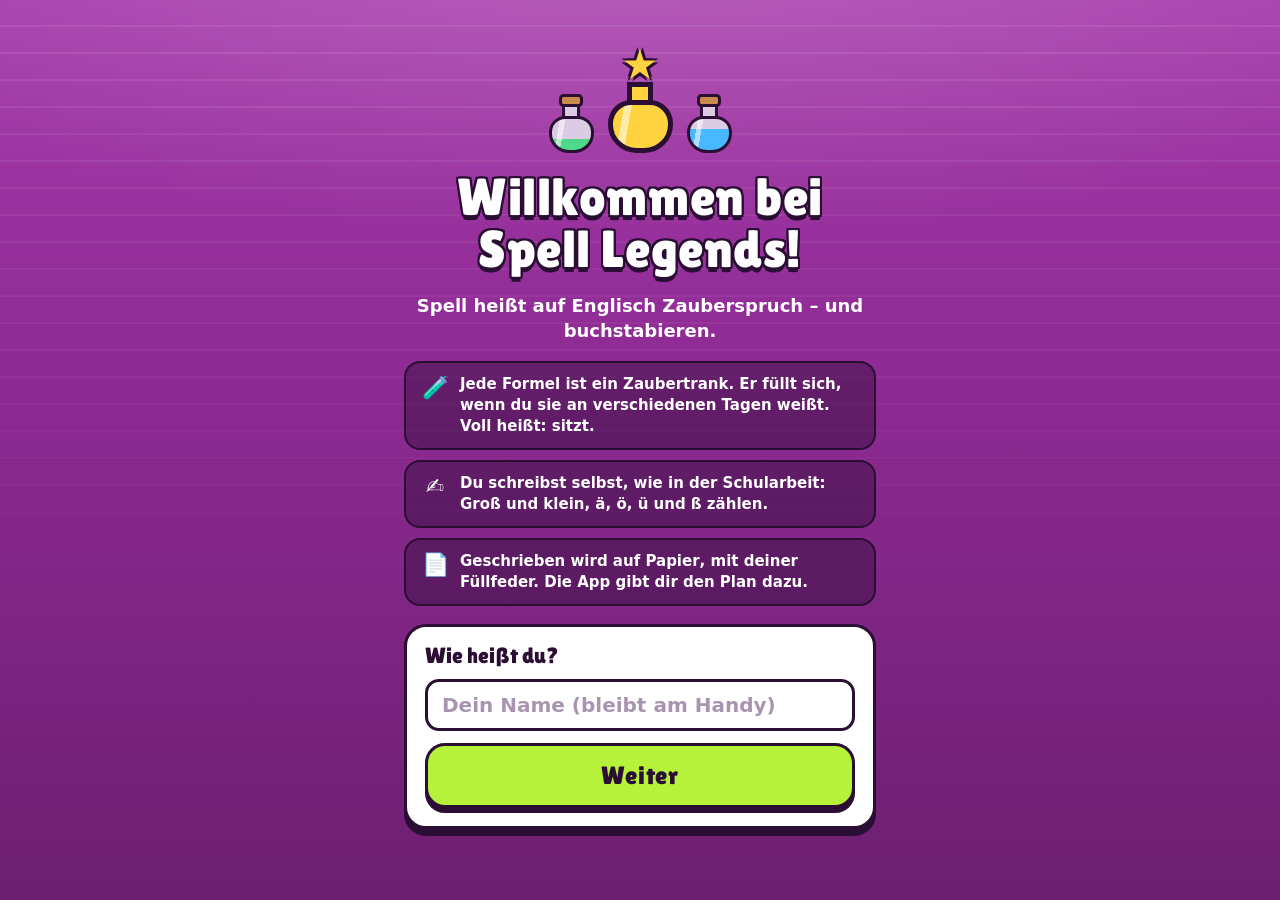
<file: index.html>
<!doctype html>
<html lang="de">
<head>
  <meta charset="utf-8">
  <meta name="viewport" content="width=device-width, initial-scale=1, viewport-fit=cover">
  <!-- Name und Farbe: mit APP_NAME (app.js), --field (styles.css), manifest.webmanifest und icons/icon-source.html ändern -->
  <meta name="theme-color" content="#8E2A93">
  <meta name="apple-mobile-web-app-capable" content="yes">
  <meta name="mobile-web-app-capable" content="yes">
  <meta name="apple-mobile-web-app-status-bar-style" content="black-translucent">
  <meta name="apple-mobile-web-app-title" content="Spell Legends">
  <meta name="format-detection" content="telephone=no, email=no, address=no, date=no">
  <meta name="description" content="Deutsch üben für die Schularbeit: Zaubertränke füllen bis über die Ziellinie, offline am iPhone.">
  <title>Spell Legends</title>
  <link rel="manifest" href="manifest.webmanifest">
  <link rel="apple-touch-icon" href="icons/apple-touch-icon.png">
  <link rel="icon" type="image/png" sizes="192x192" href="icons/icon-192.png">
  <link rel="preconnect" href="https://fonts.googleapis.com">
  <link rel="preconnect" href="https://fonts.gstatic.com" crossorigin>
  <link rel="stylesheet" href="https://fonts.googleapis.com/css2?family=Lilita+One&display=swap">
  <link rel="stylesheet" href="styles.css">
</head>
<body>
  <main id="app"></main>
  <div id="toast" role="status" aria-live="polite"></div>
  <canvas id="fx" aria-hidden="true"></canvas>
  <script src="stoff.js"></script>
  <script src="legends-status.js"></script>
  <script src="legends-sync.js"></script>
  <script src="app.js"></script>
</body>
</html>
</file>
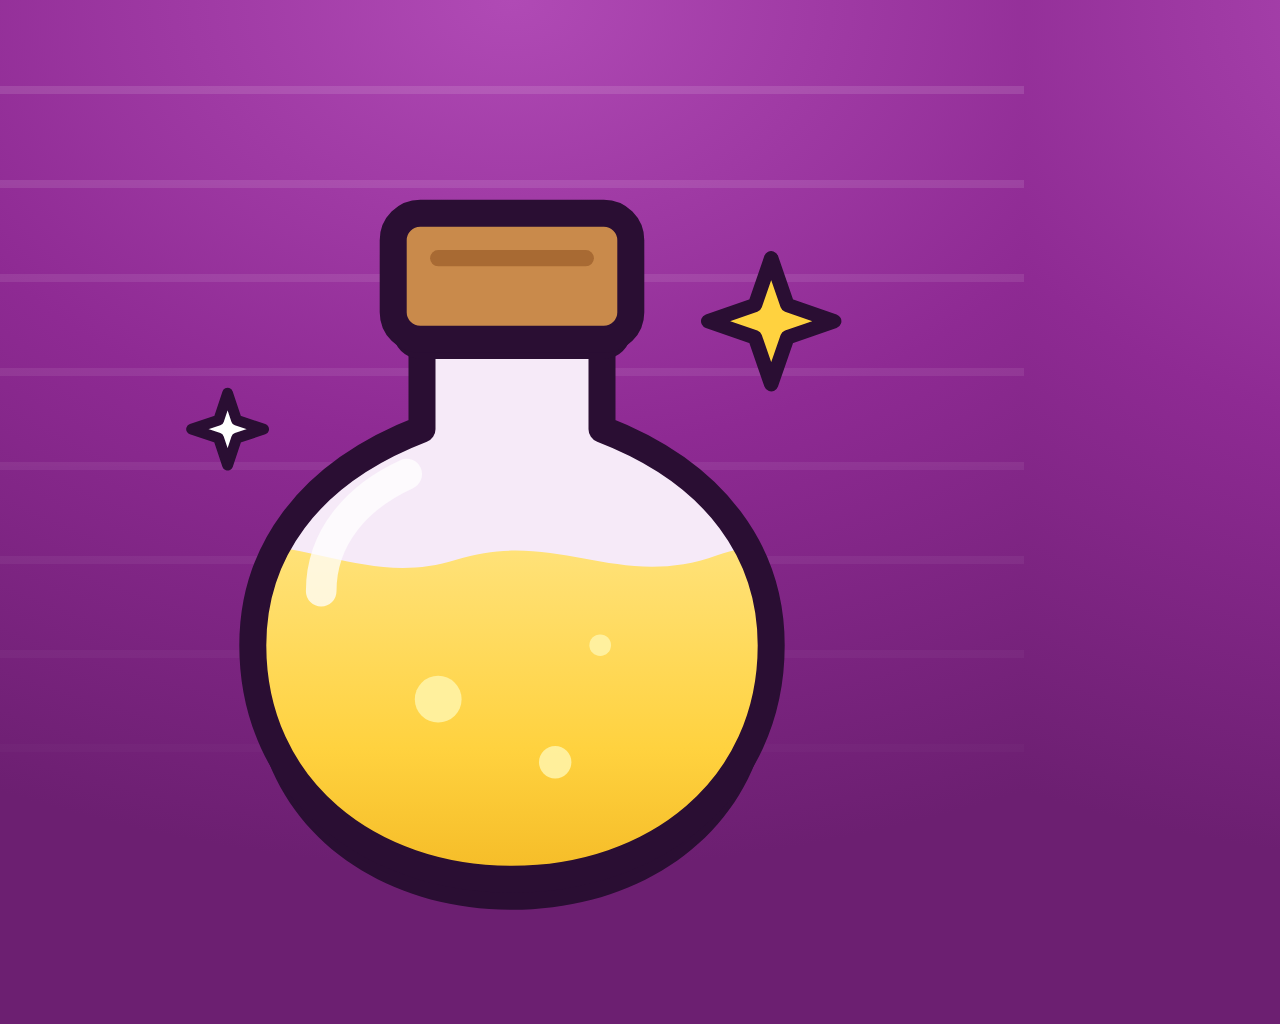
<file: icons/icon-source.html>
<!doctype html>
<!-- Quelle für das App-Icon von Spell Legends: Trankfläschchen mit Korken und goldenem Inhalt, Tintenkontur,
     auf Zaubertrank-Violett mit Heftlinien (erlebnis.md 2). Rendern: siehe README („Icons neu erzeugen“).
     ?s=0.6 für die maskable-Variante (Inhalt kleiner, damit Android ihn rund beschneiden darf). -->
<html>
<head>
<meta charset="utf-8">
<style>
  html, body { margin: 0; width: 1024px; height: 1024px; overflow: hidden; }
  body {
    position: relative;
    background: radial-gradient(120% 85% at 50% 0%, #B04AB5 0%, #8E2A93 52%, #6C1F71 100%);
  }
  /* Heftlinien, nach unten ausgeblendet */
  body::after {
    content: '';
    position: absolute;
    inset: 0;
    background: repeating-linear-gradient(180deg, transparent 0 86px, rgba(255, 255, 255, .13) 86px 94px);
    -webkit-mask-image: linear-gradient(#000 0%, rgba(0, 0, 0, .45) 50%, transparent 85%);
  }
  svg { position: absolute; left: 50%; top: 50%; width: 1024px; height: 1024px; margin: -512px 0 0 -512px;
        transform: scale(var(--s, .9)); z-index: 1; }
</style>
</head>
<body>
  <svg viewBox="0 0 1024 1024" xmlns="http://www.w3.org/2000/svg">
    <defs>
      <clipPath id="bauch"><path d="M412 300 L612 300 L612 420 C742 470 800 560 800 660 C800 820 670 920 512 920 C354 920 224 820 224 660 C224 560 282 470 412 420 Z"/></clipPath>
      <linearGradient id="gold" x1="0" y1="0" x2="0" y2="1">
        <stop offset="0" stop-color="#FFE27A"/><stop offset=".55" stop-color="#FFD23F"/><stop offset="1" stop-color="#F2B520"/>
      </linearGradient>
    </defs>
    <!-- Schatten unter dem Fläschchen (Familien-Look: harter Tintenschatten) -->
    <path transform="translate(0 34)" d="M412 300 L612 300 L612 420 C742 470 800 560 800 660 C800 820 670 920 512 920 C354 920 224 820 224 660 C224 560 282 470 412 420 Z" fill="#2A0E33"/>
    <!-- Glas -->
    <path d="M412 300 L612 300 L612 420 C742 470 800 560 800 660 C800 820 670 920 512 920 C354 920 224 820 224 660 C224 560 282 470 412 420 Z" fill="#F6EAF8"/>
    <!-- Goldener Trank mit Welle -->
    <g clip-path="url(#bauch)">
      <path d="M150 560 C260 520 340 600 450 565 C560 530 630 600 740 560 C800 540 850 548 880 556 L880 960 L150 960 Z" fill="url(#gold)"/>
      <circle cx="430" cy="720" r="26" fill="#FFF3A6" opacity=".9"/>
      <circle cx="560" cy="790" r="18" fill="#FFF3A6" opacity=".9"/>
      <circle cx="610" cy="660" r="12" fill="#FFF3A6" opacity=".9"/>
      <!-- Glanz auf dem Glas -->
      <path d="M300 600 C300 540 340 495 395 470" stroke="#fff" stroke-width="34" stroke-linecap="round" fill="none" opacity=".75"/>
    </g>
    <!-- Tintenkontur -->
    <path d="M412 300 L612 300 L612 420 C742 470 800 560 800 660 C800 820 670 920 512 920 C354 920 224 820 224 660 C224 560 282 470 412 420 Z" fill="none" stroke="#2A0E33" stroke-width="30" stroke-linejoin="round"/>
    <!-- Korken -->
    <rect x="380" y="180" width="264" height="140" rx="30" fill="#2A0E33" transform="translate(0 22)"/>
    <rect x="380" y="180" width="264" height="140" rx="30" fill="#C98A4B" stroke="#2A0E33" stroke-width="30"/>
    <path d="M430 230 L594 230" stroke="#A86A33" stroke-width="18" stroke-linecap="round"/>
    <!-- Funkeln -->
    <path d="M800 230 L818 282 L870 300 L818 318 L800 370 L782 318 L730 300 L782 282 Z" fill="#FFD23F" stroke="#2A0E33" stroke-width="16" stroke-linejoin="round"/>
    <path d="M196 380 L206 410 L236 420 L206 430 L196 460 L186 430 L156 420 L186 410 Z" fill="#fff" stroke="#2A0E33" stroke-width="12" stroke-linejoin="round"/>
  </svg>
  <script>
    const s = new URLSearchParams(location.search).get('s');
    if (s) document.querySelector('svg').style.setProperty('--s', s);
  </script>
</body>
</html>
</file>
<file: styles.css>
/* Spell Legends – Sammel-Look der Legends-Familie: dicke Tinten-Konturen, Lilita One, Stufenfarben (erlebnis.md 2).
   Feld: Zaubertrank-Violett, Hintergrund Heftlinien. Lernstoff (Wörter, Sätze, Antworten) steht nie in einem Element mit
   Großbuchstaben (text-transform): Groß/klein ist hier Lernstoff. */
:root {
  /* Feldfarbe – beim Ändern auch theme-color in index.html, manifest.webmanifest und icons/icon-source.html */
  --field: #8E2A93;
  --field-hi: #A63AAB;
  --field-lo: #6C1F71;
  --ink: #2A0E33;
  --mist: #F6EAF8;
  --muted: #6B4F74;
  --lime: #B6F23A;
  --sun: #FFCC2E;
  --coral: #FF5168;
  --orange: #FF9A2B;   /* Notfallplan – nie Rot */
  --back: repeating-linear-gradient(45deg, #A245A7 0 6px, #8A2F90 6px 12px);

  /* Füllstand der Tränke: leer, ⅓, ⅔, voll (Gold heißt „sitzt“), glüht */
  --t0: #DCCBE4;
  --t1: #4ED98A;
  --t2: #49B9FF;
  --t3: #FFD23F;
  --holo: linear-gradient(115deg, #FFD23F 0%, #FFF3A6 20%, #FF93DC 42%, #86ECFF 64%, #FFD23F 86%, #FFF3A6 100%);

  --display: 'Lilita One', ui-rounded, 'Arial Rounded MT Bold', system-ui, sans-serif;
  --body: ui-rounded, 'SF Pro Rounded', system-ui, -apple-system, 'Segoe UI', Roboto, sans-serif;
  --mono: ui-monospace, 'SF Mono', Menlo, monospace;

  --st: env(safe-area-inset-top, 0px);
  --sb: env(safe-area-inset-bottom, 0px);
  --r: 22px;
}

*, *::before, *::after { box-sizing: border-box; }
[hidden] { display: none !important; }
.unsichtbar { visibility: hidden; }   /* ausgeblendet, behält aber seinen Platz (nichts springt) */
html { height: 100%; -webkit-text-size-adjust: 100%; background: var(--field); }
body {
  margin: 0;
  min-height: 100%;
  background: var(--field);
  color: #fff;
  font: 600 16px/1.4 var(--body);
  -webkit-tap-highlight-color: transparent;
  overscroll-behavior-y: none;
}
/* Spielfeld: Licht von oben, dazu Heftlinien, die nach unten ausblenden */
body::before {
  content: '';
  position: fixed;
  inset: 0;
  pointer-events: none;
  background:
    radial-gradient(130% 55% at 50% -8%, rgba(255, 255, 255, .20), transparent 62%),
    linear-gradient(180deg, var(--field-hi) 0%, var(--field) 42%, var(--field-lo) 100%);
}
body::after {
  content: '';
  position: fixed;
  inset: 0;
  pointer-events: none;
  background: repeating-linear-gradient(180deg, transparent 0 25px, rgba(255, 255, 255, .09) 25px 27px);
  -webkit-mask-image: linear-gradient(180deg, #000 0%, rgba(0, 0, 0, .45) 40%, transparent 72%);
  mask-image: linear-gradient(180deg, #000 0%, rgba(0, 0, 0, .45) 40%, transparent 72%);
}
body.in-session { overflow: hidden; }
#app { position: relative; z-index: 1; }
button { font: inherit; color: inherit; -webkit-tap-highlight-color: transparent; touch-action: manipulation; }
:focus-visible { outline: 3px solid var(--sun); outline-offset: 3px; }

.screen {
  max-width: 520px;
  min-height: 100dvh;
  margin: 0 auto;
  padding: calc(var(--st) + 14px) 16px calc(var(--sb) + 24px);
  display: flex;
  flex-direction: column;
  gap: 16px;
}

/* ---------- Typo ---------- */
.outline {
  font-family: var(--display);
  font-weight: 400;
  color: #fff;
  letter-spacing: .01em;
  text-shadow:
    2px 2px 0 var(--ink), -2px 2px 0 var(--ink), 2px -2px 0 var(--ink), -2px -2px 0 var(--ink),
    0 2px 0 var(--ink), 0 -2px 0 var(--ink), 2px 0 0 var(--ink), -2px 0 0 var(--ink),
    0 5px 0 var(--ink);
}
.hero { font-size: clamp(36px, 11vw, 52px); line-height: 1; margin: 0; }
.center { text-align: center; }
.eyebrow { font: 800 12px/1.1 var(--body); letter-spacing: .14em; text-transform: uppercase; color: var(--muted); }
.lead { font: 700 18px/1.4 var(--body); margin: 0; }
.fineprint { font: 600 13.5px/1.4 var(--body); color: var(--muted); margin: 0; }
.screen > .fineprint { color: rgba(255, 255, 255, .8); }

/* ---------- Knöpfe ---------- */
.btn {
  appearance: none;
  -webkit-appearance: none;
  border: 3px solid var(--ink);
  border-radius: 18px;
  background: #fff;
  color: var(--ink);
  font: 400 20px/1.05 var(--display);
  letter-spacing: .03em;
  padding: 15px 16px 13px;
  min-height: 52px;
  box-shadow: 0 5px 0 var(--ink);
  cursor: pointer;
  user-select: none;
  -webkit-user-select: none;
  transition: transform .07s ease, box-shadow .07s ease, background-color .15s;
}
.btn:active { transform: translateY(4px); box-shadow: 0 1px 0 var(--ink); }
.btn.go { background: var(--lime); }
.btn.danger { background: var(--coral); }
.btn.big { display: block; width: 100%; font-size: 25px; padding: 17px 16px 15px; border-radius: 20px; }
.btn:disabled { opacity: .5; }
.btn:disabled:active { transform: none; box-shadow: 0 5px 0 var(--ink); }
.two { display: grid; grid-template-columns: 1fr 1fr; gap: 12px; }
.two:has(> :only-child) { grid-template-columns: 1fr; }
.two:empty { display: none; }

.icon-btn {
  flex: 0 0 auto;
  width: 46px;
  height: 46px;
  display: grid;
  place-items: center;
  padding: 0;
  border-radius: 14px;
  border: 3px solid var(--ink);
  background: #fff;
  color: var(--ink);
  font: 400 24px/1 var(--display);
  box-shadow: 0 4px 0 var(--ink);
  cursor: pointer;
}
.icon-btn:active { transform: translateY(3px); box-shadow: 0 1px 0 var(--ink); }

.link {
  appearance: none;
  background: none;
  border: 0;
  padding: 6px 0;
  font: 700 14px/1.3 var(--body);
  text-decoration: underline;
  text-underline-offset: 3px;
  opacity: .85;
  cursor: pointer;
}

/* ---------- Panels ---------- */
.panel {
  background: #fff;
  color: var(--ink);
  border: 3px solid var(--ink);
  border-radius: var(--r);
  box-shadow: 0 7px 0 var(--ink);
  padding: 18px;
}
.panel p { margin: 0; }

/* ---------- Trank: Fläschchen mit Korken. Füllstand in Dritteln, Farbe zeigt dasselbe (auch bei Farbenblindheit).
   Größe über font-size: alle Maße in em. ---------- */
.trank {
  --lvl: 0%;
  --saft: var(--t0);
  position: relative;
  display: inline-block;
  flex: 0 0 auto;
  width: 2.5em;
  height: 3.3em;
  font-size: 10px;
  vertical-align: middle;
}
.trank.f1 { --lvl: 36%; --saft: var(--t1); }
.trank.f2 { --lvl: 68%; --saft: var(--t2); }
.trank.f3 { --lvl: 100%; --saft: var(--t3); }
/* Hals */
.trank::before {
  content: '';
  position: absolute;
  left: 50%;
  top: .55em;
  width: 1em;
  height: .95em;
  margin-left: -.5em;
  background: var(--t0);
  border: .22em solid var(--ink);
  border-bottom: 0;
  z-index: 1;
}
.trank.f3::before { background: var(--saft); }
/* Korken */
.trank::after {
  content: '';
  position: absolute;
  left: 50%;
  top: 0;
  width: 1.3em;
  height: .75em;
  margin-left: -.65em;
  background: #C98A4B;
  border: .2em solid var(--ink);
  border-radius: .25em;
  z-index: 2;
}
.trank.f0::after { background: #fff; }
/* Bauch: Glas mit Saft von unten */
.trank i {
  position: absolute;
  left: 0;
  right: 0;
  bottom: 0;
  height: 2.05em;
  border: .22em solid var(--ink);
  border-radius: .9em .9em 1.1em 1.1em;
  background:
    linear-gradient(100deg, transparent 18%, rgba(255, 255, 255, .55) 18% 30%, transparent 30%),
    linear-gradient(to top, var(--saft) var(--lvl), var(--t0) var(--lvl));
  z-index: 1;
}
.trank.f0 i { background: linear-gradient(100deg, transparent 18%, rgba(255, 255, 255, .7) 18% 30%, transparent 30%), #F4ECF7; }
/* Stern-Korken: im Blitz-Check gewusst */
.trank.stern::after {
  content: '★';
  top: -.55em;
  width: 1.8em;
  height: 1.6em;
  margin-left: -.9em;
  background: none;
  border: 0;
  color: #FFD23F;
  font: 400 1.6em/1 var(--display);
  text-align: center;
  text-shadow: .06em .06em 0 var(--ink), -.06em .06em 0 var(--ink), .06em -.06em 0 var(--ink), -.06em -.06em 0 var(--ink);
}
/* Glüht: Bonus ab Stufe 6 */
.trank.glueht i { background: var(--holo); background-size: 250% 100%; animation: holo 4s linear infinite; box-shadow: 0 0 .8em rgba(255, 210, 63, .9); }
/* Schreib-Trank: Etikett mit Feder */
/* Schreib-Trank: Etikett wie ein beschriebenes Blatt (Zeilen) */
.trank.feder i::after {
  content: '';
  position: absolute;
  left: 50%;
  top: 50%;
  width: 1.2em;
  height: .95em;
  margin: -.45em 0 0 -.6em;
  background: repeating-linear-gradient(180deg, #fff 0 .17em, var(--ink) .17em .25em) padding-box;
  border: .12em solid var(--ink);
  border-radius: .15em;
}
.trank.gross { font-size: 18px; }
.trank.neu i { animation: fuell .9s cubic-bezier(.3, 1.2, .5, 1) both; }
@keyframes fuell { from { background-size: 100% 100%, 100% 0; transform: scale(.9); } to { transform: none; } }
.dphiole { display: inline-flex; gap: 2px; align-items: flex-end; vertical-align: middle; }
.dphiole .trank { font-size: 8.5px; }

/* ---------- Willkommen ---------- */
.welcome { justify-content: center; text-align: center; gap: 18px; }
.logo-traenke { display: flex; justify-content: center; align-items: flex-end; gap: 14px; margin-top: 6px; }
.logo-traenke .trank:nth-child(2) { font-size: 26px; }
.rules { list-style: none; padding: 0; margin: 0; display: grid; gap: 10px; text-align: left; }
.rules li {
  display: grid;
  grid-template-columns: 34px 1fr;
  gap: 8px;
  align-items: start;
  background: rgba(42, 14, 51, .42);
  border: 2.5px solid var(--ink);
  border-radius: 16px;
  padding: 11px 12px;
}
.rules li span { font-size: 22px; line-height: 1.25; text-align: center; }
.rules li p { margin: 0; font: 600 15px/1.4 var(--body); }
.name-form { display: grid; gap: 12px; text-align: left; }
.name-form label { font: 400 22px/1 var(--display); }
.welcome .prose { text-align: left; display: grid; gap: 10px; }
.zdemo { padding: 4px 0; }
.zdemo .zbar { display: block; }

input[type=text], input[type=date] {
  width: 100%;
  min-height: 52px;
  font: 700 20px/1.2 var(--body);
  color: var(--ink);
  background: #fff;
  border: 3px solid var(--ink);
  border-radius: 14px;
  padding: 11px 14px;
  outline: none;
  -webkit-appearance: none;
  appearance: none;
}
input[type=text]:focus, input[type=date]:focus { box-shadow: 0 0 0 4px var(--sun); }
input::placeholder { color: #A893B0; opacity: 1; }

/* ---------- Start ---------- */
.home-top, .topbar { display: flex; align-items: center; justify-content: space-between; gap: 12px; }
.topbar { justify-content: flex-start; }
.topbar h1 { margin: 0; font-size: 30px; line-height: 1.05; overflow-wrap: anywhere; }
.hello { margin: 0; font-size: clamp(34px, 10.5vw, 44px); line-height: 1; overflow-wrap: anywhere; }

/* Ziel-Karte: Countdown, große Zahl „geschafft“, Stempel, drei Balken mit Ziellinie, Start */
.ziel { display: grid; gap: 12px; }
.ziel-head { display: flex; align-items: center; justify-content: space-between; gap: 12px; }
.ziel-txt { min-width: 0; }
.ziel-titel { margin: 5px 0 0; font: 400 21px/1.1 var(--display); overflow-wrap: anywhere; }
.countdown {
  flex: 0 0 auto; width: 64px; height: 64px; border-radius: 50%; display: grid; place-content: center; text-align: center;
  background: var(--sun); border: 3px solid var(--ink); box-shadow: 0 4px 0 var(--ink);
}
.countdown b { font: 400 28px/.9 var(--display); }
.countdown span { font: 800 11px/1 var(--body); letter-spacing: .04em; }
.ziel-zahlrow { display: flex; align-items: center; gap: 12px; flex-wrap: wrap; }
.ziel-zahl { display: flex; align-items: baseline; gap: 2px; }
.ziel-zahl b { font: 400 58px/.9 var(--display); }
.ziel-zahl span { font: 400 26px/1 var(--display); }
.ziel-zahltxt { display: grid; gap: 3px; min-width: 0; flex: 1 1 auto; }
.ziel-zahltxt b { font: 400 21px/1 var(--display); }
.ziel-zahltxt small { font: 800 13px/1.2 var(--body); color: var(--muted); }
.stempel {
  display: inline-block; padding: 7px 11px 5px; border: 3px solid var(--ink); border-radius: 12px; box-shadow: 0 4px 0 var(--ink);
  font: 400 19px/1 var(--display); letter-spacing: .04em; white-space: nowrap; transform: rotate(-6deg); color: var(--ink);
  animation: stamp .5s cubic-bezier(.3, 1.6, .5, 1) both;
}
.stempel.bereit { background: var(--t3); }
.stempel.fast { background: var(--sun); }
.stempel.perfekt { background: var(--holo); background-size: 250% 100%; animation: stamp .5s cubic-bezier(.3, 1.6, .5, 1) both, holo 4s linear infinite; }
.zrows { display: grid; gap: 8px; }
/* Ein Balken je Bereich: Name und Prozent oben, Balken und „noch N %“ darunter (lange deutsche Wörter brauchen Platz) */
.zrow {
  appearance: none; display: grid; grid-template-columns: minmax(0, 1fr) auto; grid-template-areas: 'label pct' 'bar rest';
  align-items: center; gap: 6px 10px; width: 100%; text-align: left; background: #fff; color: var(--ink);
  border: 2.5px solid var(--ink); border-radius: 14px; padding: 9px 12px 10px; box-shadow: 0 3px 0 var(--ink); cursor: pointer;
}
button.zrow:active { transform: translateY(2px); box-shadow: 0 1px 0 var(--ink); }
div.zrow { cursor: default; }
.zlabel { grid-area: label; font: 800 15px/1.2 var(--body); overflow-wrap: break-word; -webkit-hyphens: auto; hyphens: auto; }
.zpct { grid-area: pct; font: 400 18px/1 var(--display); text-align: right; }
.zbar {
  grid-area: bar; position: relative; height: 16px; border: 2.5px solid var(--ink); border-radius: 999px;
  /* Rest über der Ziellinie hell gestreift: der Puffer */
  background: linear-gradient(90deg, var(--mist) 95%, transparent 95%),
    repeating-linear-gradient(-45deg, #fff 0 4px, var(--mist) 4px 8px);
}
.zbar i {
  position: absolute; left: 0; top: 0; bottom: 0; display: block; background: var(--lime); border-radius: 999px;
  box-shadow: inset 0 4px 0 rgba(255, 255, 255, .45); transition: width .9s cubic-bezier(.3, 1.1, .5, 1);
}
.zrow.over .zbar i, .zbar i.over { background: var(--t3); }
/* Ziellinie bei 95 %: karierter Strich wie beim Rennen */
.zlinie {
  position: absolute; left: 95%; top: -5px; bottom: -5px; width: 6px; margin-left: -3px; z-index: 1;
  background: repeating-conic-gradient(var(--ink) 0 25%, #fff 0 50%) 0 0 / 6px 6px;
  border: 1.5px solid var(--ink); border-radius: 2px;
}
.zrest { grid-area: rest; font: 800 12.5px/1 var(--body); color: var(--muted); white-space: nowrap; text-align: right; min-width: 58px; }
.zrest.ok { color: var(--ink); }
.zrest.ok::before { content: '⚑ '; }
/* Lese-Siegel (seit dl-v8): eine Zeile unter den drei Balken, kein Balken, keine Prozent – drei Siegel, voll in Gold */
.siegel-zeile {
  appearance: none; display: flex; align-items: center; justify-content: space-between; gap: 10px; width: 100%; text-align: left;
  background: #fff; color: var(--ink); border: 2.5px solid var(--ink); border-radius: 14px; padding: 9px 12px; min-height: 44px;
  box-shadow: 0 3px 0 var(--ink); cursor: pointer;
}
.siegel-zeile:active { transform: translateY(2px); box-shadow: 0 1px 0 var(--ink); }
.siegel { display: inline-flex; gap: 8px; align-items: center; }
.siegel i { display: block; width: 20px; height: 20px; border: 2.5px solid var(--ink); border-radius: 50%; background: var(--mist); }
.siegel i.an { background: var(--t3); box-shadow: inset 0 3px 0 rgba(255, 255, 255, .55); }
.siegel-gross { margin: 0; display: flex; justify-content: center; }
.siegel-gross .siegel { gap: 12px; }
.siegel-gross .siegel i { width: 34px; height: 34px; border-width: 3px; }
.ziel-sub { font: 700 15px/1.35 var(--body); color: var(--ink); }
.endspurt { background: var(--sun); border: 2.5px solid var(--ink); border-radius: 14px; padding: 9px 12px; font: 700 15px/1.35 var(--body); }
.endspurt b { font: 400 16px/1 var(--display); margin-right: 6px; }
.mission-line { font: 700 16px/1.4 var(--body); text-align: center; }
.mission-line b { font-family: var(--display); font-weight: 400; font-size: 20px; }
.mission-done { font: 400 28px/1.1 var(--display); text-align: center; margin: 4px 0 0 !important; }
.ziel .two { margin-top: 2px; }

/* Deine Mission heute: Kasten in der Ziel-Karte. ① Runde und ② Schreiben auf Papier als antippbare Zeilen, offen ○
   (leerer Kreis, nie ✕ oder Rot), erledigt ✓ in Lime. Start führt zum nächsten offenen Schritt. */
.mission { display: grid; gap: 10px; background: var(--mist); border: 2.5px solid var(--ink); border-radius: 18px; padding: 12px; }
.mission .eyebrow { color: var(--ink); }
.mission > .fineprint { text-align: center; }
.mission.fertig { background: #F3FFE0; }
.mission.fertig .mission-done { margin: 0 !important; }
/* Probe-Tag: die freiwillige Runde unter den Zeilen der Mission, ohne ○ */
.mission > .btn.neben { text-align: left; font: 700 15.5px/1.35 var(--body); letter-spacing: 0; padding: 12px 14px 11px; }
.mzeilen { display: grid; gap: 8px; }
.mzeile {
  appearance: none; display: grid; grid-template-columns: 30px minmax(0, 1fr); align-items: center; gap: 10px; width: 100%;
  min-height: 52px; text-align: left; padding: 9px 12px; background: #fff; color: var(--ink);
  border: 2.5px solid var(--ink); border-radius: 14px; box-shadow: 0 3px 0 var(--ink); font: 700 15px/1.35 var(--body); cursor: pointer;
}
button.mzeile:active { transform: translateY(2px); box-shadow: 0 1px 0 var(--ink); }
.mzeile b { font: 400 18px/1.1 var(--display); }
.mhaken {
  width: 30px; height: 30px; border: 3px solid var(--ink); border-radius: 50%; display: grid; place-items: center;
  background: #fff; font: 400 17px/1 var(--display); color: transparent;   /* offen: nur der leere Kreis */
}
.mzeile.ok { background: #F3FFE0; box-shadow: none; cursor: default; }
.mzeile.ok .mhaken { background: var(--lime); color: var(--ink); }

/* Plan-Karte: Stempel in der Stufenfarbe (Im Plan Lime, Aufholen Sonne, Notfallplan Orange – nie Rot;
   ohne Termin oder ohne Meldung neutral grau), darunter die letzten 7 Tage */
.plan { display: grid; gap: 10px; }
.plan.wait { min-height: 176px; opacity: .35; }
.plan-head { display: flex; align-items: center; justify-content: space-between; gap: 12px; }
.plan-stamp {
  display: inline-block; padding: 7px 13px 5px; border: 3px solid var(--ink); border-radius: 14px;
  background: var(--lime); box-shadow: 0 4px 0 var(--ink); transform: rotate(-2deg);
  font: 400 21px/1 var(--display); letter-spacing: .02em; white-space: nowrap;
}
.plan.catch .plan-stamp { background: var(--sun); }
.plan.sos .plan-stamp { background: var(--orange); }
.plan.neutral .plan-stamp { background: var(--mist); color: var(--muted); border-color: var(--muted); box-shadow: 0 4px 0 var(--muted); }
.plan-text { font: 700 16px/1.4 var(--body); }
.plan-days { list-style: none; margin: 2px 0 0; padding: 0; display: grid; grid-template-columns: repeat(7, 1fr); gap: 4px; }
.pday { display: grid; justify-items: center; gap: 5px; }
.pday i { position: relative; display: grid; place-items: center; width: 30px; height: 30px; border: 3px solid var(--ink); border-radius: 50%; background: #fff; }
.pday span { font: 800 11.5px/1 var(--body); color: var(--muted); }
.pday.today span { color: var(--ink); }
.pday.fertig i { background: var(--lime); }
.pday.fertig i::after { content: '✓'; font: 400 15px/1 var(--display); color: var(--ink); }
.pday.teil i { background: linear-gradient(90deg, var(--lime) 50%, #fff 50%); }
.pday.aus i { border-style: dashed; }
.pday.frei i { background: var(--mist); border-color: #C3B0CB; }
.pday.offen i { box-shadow: 0 0 0 3px var(--sun); }

/* Unter dem Kasten: Herzeigen, Ausbessern, freiwillig der nächste Schreibauftrag – keine Nummer, kein ○ */
.schreib-panel { display: grid; gap: 12px; }
.schreib-panel > .btn.neben { text-align: left; font: 700 15.5px/1.35 var(--body); letter-spacing: 0; padding: 12px 14px 11px; }
.btn.neben b { font: 400 18px/1 var(--display); letter-spacing: .02em; }

.regal-kachel {
  appearance: none; display: flex; align-items: center; gap: 12px; width: 100%; text-align: left; cursor: pointer;
}
.regal-kachel:active { transform: translateY(3px); box-shadow: 0 3px 0 var(--ink); }
.rv-traenke { display: flex; gap: 3px; align-items: flex-end; flex: 0 1 auto; overflow: hidden; }
.rv-txt { display: grid; gap: 3px; flex: 1 1 auto; min-width: 0; }
.rv-txt b { font: 400 20px/1.05 var(--display); }
.rv-txt small { font: 800 13px/1.2 var(--body); color: var(--muted); }
.rv-pfeil { font: 400 30px/1 var(--display); }

.install { background: var(--sun); display: grid; gap: 6px; box-shadow: 0 5px 0 var(--ink); }
.install p { font-weight: 700; }
.install .link { justify-self: start; }
.share { display: inline-grid; place-items: center; width: 22px; height: 22px; border: 2px solid var(--ink); border-radius: 6px; font-size: 12px; vertical-align: -3px; }

/* ---------- Trank-Regal ---------- */
.regal-zahlen { margin: 0; font: 700 16px/1.35 var(--body); }
.regal-zahlen b { font: 400 22px/1 var(--display); }
.regal-zahlen small { display: block; color: rgba(255, 255, 255, .8); font-size: 13px; }
.brett { display: grid; gap: 8px; }
.brett-titel { margin: 6px 0 0; font-size: 26px; line-height: 1.05; }
.brett-sub { margin: 0; font: 700 14px/1.35 var(--body); color: rgba(255, 255, 255, .88); }
.regal-brett {
  background: #fff; color: var(--ink); border: 3px solid var(--ink); border-radius: 20px; box-shadow: 0 6px 0 var(--ink);
  padding: 12px 12px 6px; display: grid; gap: 12px;
}
.regal-brett.mini { box-shadow: none; padding: 10px 8px 4px; max-height: 46vh; overflow: auto; }
.brett.extra .regal-brett { background: #FBF6FC; border-style: dashed; }
.fam { display: grid; gap: 4px; }
.fam-kopf { display: flex; flex-wrap: wrap; align-items: baseline; gap: 4px 10px; }
.fam-kopf b { font: 400 17px/1.15 var(--display); }
.fam-kopf small { width: 100%; font: 700 12.5px/1.25 var(--body); color: var(--muted); }
.fam-voll { font: 800 12px/1 var(--body); color: #2B7F0E; }
/* Ruhende Tränke: eigene Reihe mit feiner Linie darüber – die Tränke selbst bleiben farbig und so voll wie zuvor */
.fam.ruht { margin-top: 6px; padding-top: 10px; border-top: 2.5px dashed #C9B3D1; }
/* Brett: Fläschchen stehen auf einer dicken Planke */
.ritems { display: flex; flex-wrap: wrap; align-items: flex-end; gap: 6px 4px; padding: 4px 2px 0; border-bottom: 6px solid #B9874F; box-shadow: 0 3px 0 var(--ink); border-radius: 0 0 3px 3px; }
.ritem {
  appearance: none; display: grid; justify-items: center; gap: 2px; min-width: 40px; max-width: 76px; padding: 4px 3px 3px;
  background: none; border: 0; color: var(--ink); cursor: pointer; border-radius: 10px;
}
.ritem:active { background: var(--mist); }
.ritem small { font: 700 10.5px/1.15 var(--body); text-align: center; overflow-wrap: anywhere; max-width: 72px; }
.ritem.verb { min-width: 46px; }
.ritem.schreib small { font-size: 12px; font-weight: 800; }

/* ---------- Zauberbuch ---------- */
.chips { display: flex; gap: 8px; flex-wrap: wrap; }
.chipbtn {
  appearance: none; border: 2.5px solid var(--ink); background: #fff; color: var(--ink); border-radius: 999px;
  padding: 9px 13px 8px; font: 800 14px/1 var(--body); box-shadow: 0 3px 0 var(--ink); cursor: pointer;
}
.chipbtn.on { background: var(--lime); }
details.zb { padding: 0; overflow: hidden; }
details.zb summary { list-style: none; cursor: pointer; padding: 15px 18px 13px; font: 400 19px/1.15 var(--display); display: flex; justify-content: space-between; gap: 10px; }
details.zb summary::-webkit-details-marker { display: none; }
details.zb summary::after { content: '+'; font-size: 24px; line-height: .8; }
details.zb[open] summary::after { content: '–'; }
details.zb .rulebody { padding: 0 18px 18px; }
.zb.gesperrt { padding: 14px 18px 12px; background: var(--mist); border-color: #A893B0; box-shadow: 0 5px 0 #A893B0; display: grid; gap: 4px; }
.zb.gesperrt .zb-titel { font: 400 19px/1.15 var(--display); color: var(--muted); }
.zb-fam h3 { margin: 0 0 4px; font: 400 20px/1.1 var(--display); }
.vliste { list-style: none; margin: 8px 0 0; padding: 0; display: grid; gap: 5px; font: 600 15px/1.35 var(--body); }
.vliste small { color: var(--muted); font-weight: 700; }
.ws-kat { display: grid; gap: 3px; padding: 8px 0; border-bottom: 2px solid var(--mist); }
.ws-kat:last-child { border-bottom: 0; }
.ws-kat b { font: 400 17px/1.1 var(--display); }
.ws-kat p, .ws-kat ul { margin: 0; font: 600 15px/1.45 var(--body); }
.ws-kat ul { padding-left: 18px; }
.muster h3 { margin: 0 0 10px; font: 400 21px/1.1 var(--display); }
.muster p { margin: 0 0 10px !important; font: 600 15.5px/1.55 var(--body); }

/* ---------- Abfrage ---------- */
.session {
  max-width: 520px;
  height: var(--vvh, 100dvh);
  margin: 0 auto;
  padding: calc(var(--st) + 10px) 16px calc(var(--sb) + 14px);
  display: flex;
  flex-direction: column;
  gap: 12px;
  overflow: hidden;
}
body.kb .session { padding-bottom: 10px; gap: 8px; }
.ses-top { display: flex; align-items: center; gap: 10px; flex: 0 0 auto; }
.bar { flex: 1; height: 24px; background: rgba(42, 14, 51, .6); border: 3px solid var(--ink); border-radius: 999px; overflow: hidden; }
.bar i {
  display: block; height: 100%; width: 0; background: var(--lime); border-radius: 999px;
  box-shadow: inset 0 5px 0 rgba(255, 255, 255, .45); transition: width .45s cubic-bezier(.3, 1.3, .5, 1);
}
/* Zielstand oben rechts – springt, wenn ein Trank steigt */
.ses-ziel {
  flex: 0 0 auto; min-width: 62px; padding: 7px 9px 5px; text-align: center; border: 3px solid var(--ink); border-radius: 12px;
  background: var(--sun); color: var(--ink); box-shadow: 0 3px 0 var(--ink); font: 400 18px/1 var(--display);
}
.ses-label { flex: 0 0 auto; display: flex; align-items: center; justify-content: space-between; gap: 8px; min-height: 30px; }
.chip { font: 800 14px/1.25 var(--body); }
.tools { display: flex; gap: 8px; flex: 0 0 auto; }
.tool {
  appearance: none; border: 2.5px solid var(--ink); background: #fff; color: var(--ink); border-radius: 999px;
  padding: 9px 11px 8px; font: 800 13px/1 var(--body); box-shadow: 0 3px 0 var(--ink); cursor: pointer; white-space: nowrap;
}
.tool:active { transform: translateY(2px); box-shadow: 0 1px 0 var(--ink); }
.tool:disabled { opacity: .45; }
.ses-cardwrap { flex: 0 1 auto; min-height: 0; overflow-y: auto; padding-bottom: 9px; -webkit-overflow-scrolling: touch; }
.answer { flex: 0 0 auto; display: grid; gap: 10px; }
.choices { flex: 0 0 auto; display: grid; gap: 10px; max-height: 46vh; overflow-y: auto; padding-bottom: 6px; }
#ses-next, #ses-pruef { flex: 0 0 auto; }

.vcard {
  position: relative; background: #fff; color: var(--ink); border: 3px solid var(--ink); border-radius: 24px;
  box-shadow: 0 8px 0 var(--ink); overflow: hidden;
}
.band {
  display: flex; justify-content: space-between; align-items: center; gap: 10px; min-height: 40px;
  background: var(--t0); border-bottom: 3px solid var(--ink); padding: 7px 15px 5px;
  font: 400 16px/1.1 var(--display); letter-spacing: .03em; color: var(--ink);
}
.band > span { display: inline-flex; align-items: center; gap: 8px; }
.band .trank { font-size: 7.5px; }
.band.tier.f1 { background: var(--t1); }
.band.tier.f2 { background: var(--t2); }
.band.tier.f3 { background: var(--t3); }
.band.glueht { background: var(--holo); background-size: 250% 100%; animation: holo 4s linear infinite; }
.band.new { background: repeating-linear-gradient(-45deg, var(--sun) 0 12px, #FFE177 12px 24px); }
.band.again { background: #FFC2CB; }
.band.practice { background: var(--mist); }
.band.good { background: var(--lime); }
.band.almost { background: var(--sun); }
.band.sogehts { background: var(--mist); }
.band.rule { background: #8FD0FF; }
.cbody { padding: 16px 18px 18px; display: flex; flex-direction: column; gap: 10px; }
.q { font: 400 clamp(30px, 9.5vw, 42px)/1.08 var(--display); overflow-wrap: anywhere; }
.q.sm { font: 800 20px/1.35 var(--body); }
.q b, .satz b:not(.filled) { background: linear-gradient(transparent 58%, var(--sun) 58%); padding: 0 2px; }
.qhint { font: 700 15.5px/1.3 var(--body); color: var(--muted); }
.satz { margin: 0; font: 800 21px/1.55 var(--body); overflow-wrap: anywhere; }
/* Lücke immer gleich breit: Die Länge soll nichts über die Schreibweise verraten */
.gap { display: inline-block; vertical-align: -6px; width: 4.2em; height: 1.15em; margin: 0 3px; border-radius: 9px; background: var(--mist); border: 3px dashed var(--ink); }
.filled { font-weight: 900; background: linear-gradient(transparent 55%, var(--lime) 55%); padding: 0 3px; }
.speak { appearance: none; align-self: flex-start; border: 3px solid var(--ink); border-radius: 16px; background: var(--sun); color: var(--ink); padding: 12px 18px 10px; font: 400 22px/1 var(--display); box-shadow: 0 4px 0 var(--ink); cursor: pointer; }
.speak:active { transform: translateY(3px); box-shadow: 0 1px 0 var(--ink); }
.tip { margin: 0; background: var(--mist); border-radius: 12px; padding: 9px 12px; font: 600 15px/1.4 var(--body); }
.hilfe { margin: 0; background: #FFF4CC; border-radius: 12px; padding: 9px 12px; font: 700 15px/1.35 var(--body); }
.answer-line { margin: 0; font: 700 18px/1.35 var(--body); }
.answer-line b { font-weight: 900; }
.note { margin: 0; font: 700 15.5px/1.4 var(--body); }
.sched { margin: 0; font: 800 14px/1.35 var(--body); color: var(--muted); }
.sched.up { color: #2B7F0E; }
.sched.down { color: #A3243A; }
.retype { margin: 0; font: 800 15px/1.3 var(--body); }
.schritt { margin: 0; font: 700 15px/1.3 var(--body); color: var(--muted); }
.schritt b { color: var(--ink); }

/* Rückmeldung je Feld: richtige Form, die Stelle markiert. Die falsche Eingabe wird nie gezeigt. */
.fz-list { display: grid; gap: 8px; }
.fz { display: grid; grid-template-columns: minmax(88px, 36%) minmax(0, 1fr); gap: 10px; align-items: baseline; padding: 8px 10px; border-radius: 12px; background: var(--mist); }
.fz.ok { background: #EDFFD0; }
.fz.bad { background: #FFF1D0; }
/* „Mitvergangenheit“ ist lang: darf trennen statt in die Antwort zu laufen */
.fl { font: 800 12.5px/1.2 var(--body); color: var(--muted); overflow-wrap: anywhere; -webkit-hyphens: auto; hyphens: auto; }
.fv { font: 800 19px/1.3 var(--body); overflow-wrap: anywhere; }
.fv em { font-style: normal; color: #2B7F0E; }
.fix { color: var(--ink); }
.fix mark { background: var(--sun); color: var(--ink); border-radius: 4px; padding: 0 2px; box-shadow: inset 0 -3px 0 var(--orange); }

/* Eingabe: Felder bleiben die ganze Runde dieselben (Tastatur bleibt offen). Beschriftung links. */
.frow { display: grid; grid-template-columns: minmax(84px, 30%) 1fr; align-items: center; gap: 10px; }
.frow.nolabel { grid-template-columns: 1fr; }
.frow.nolabel .flabel { display: none; }
.flabel { font: 800 14px/1.2 var(--body); overflow-wrap: anywhere; }
.answer .finput { font-size: 23px; min-height: 56px; border-radius: 16px; padding: 11px 14px; box-shadow: inset 0 4px 0 rgba(42, 14, 51, .1); }
.answer .finput:focus { box-shadow: inset 0 4px 0 rgba(42, 14, 51, .1), 0 0 0 4px var(--sun); }
.answer .finput.good { background: #EDFFD0; }
.answer .finput.retype { background: #FFF6D6; }
.answer .finput.retype::placeholder { color: #9C86A6; }
body.kb .answer .finput { min-height: 50px; font-size: 21px; padding: 9px 12px; }
body.kb .answer { gap: 8px; }
/* ß-Knopf links neben „Prüfen“, direkt über der Tastatur */
.kbrow { display: grid; grid-template-columns: 60px 1fr; gap: 10px; }
.kbkey {
  appearance: none; border: 3px solid var(--ink); border-radius: 16px; background: #fff; color: var(--ink);
  font: 800 26px/1 var(--body); box-shadow: 0 5px 0 var(--ink); cursor: pointer;
}
.kbkey:active { transform: translateY(4px); box-shadow: 0 1px 0 var(--ink); }
body.kb #ses-main { font-size: 22px; padding: 12px 16px 10px; }
/* Verbzeile und viele Felder zweispaltig, Beschriftung über dem Feld – so bleibt über der Tastatur Platz */
.answer.viele, .answer.verbzeile2, .answer.verbzeile3 { grid-template-columns: minmax(0, 1fr) minmax(0, 1fr); column-gap: 10px; }
.answer.verbzeile2 { grid-template-columns: minmax(0, .8fr) minmax(0, 1.2fr); }
.answer.viele .kbrow, .answer.verbzeile2 .kbrow, .answer.verbzeile3 .kbrow { grid-column: 1 / -1; }
.answer.verbzeile3 .frow[data-row="0"] { grid-column: 1 / -1; }
.answer.viele .frow, .answer.verbzeile2 .frow, .answer.verbzeile3 .frow { grid-template-columns: 1fr; gap: 3px; }
.answer.viele .flabel, .answer.verbzeile2 .flabel, .answer.verbzeile3 .flabel { font-size: 12.5px; }
.answer.viele .finput, .answer.verbzeile2 .finput, .answer.verbzeile3 .finput { font-size: 21px; min-height: 50px; padding: 9px 12px; }
.answer.viele .fseg, .answer.verbzeile2 .fseg, .answer.verbzeile3 .fseg { min-height: 50px; }
/* Tastatur offen (iPhone): Über der Tastatur bleibt wenig Platz. Kopf, Band und Felder rücken zusammen, damit die
   Frage ganz zu sehen ist. Passt sie trotzdem nicht, setzt passend() erst .eng, dann .enger an .session. */
body.kb .session { padding-top: calc(var(--st) + 6px); gap: 6px; }
body.kb .ses-top .icon-btn { width: 40px; height: 40px; border-radius: 12px; }
body.kb .bar { height: 18px; border-width: 2.5px; }
body.kb .ses-ziel { min-width: 54px; padding: 5px 7px 3px; font-size: 16px; border-radius: 10px; }
body.kb .ses-label { min-height: 0; }
body.kb .chip { font-size: 13px; }
body.kb .tool { padding: 7px 10px 6px; font-size: 12.5px; }
body.kb .ses-cardwrap { padding-bottom: 7px; }
body.kb .vcard { border-radius: 20px; box-shadow: 0 5px 0 var(--ink); }
body.kb .band { min-height: 30px; padding: 4px 13px 3px; font-size: 14px; }
body.kb .cbody { padding: 10px 14px 12px; gap: 7px; }
body.kb .q:not(.sm) { font-size: clamp(26px, 8vw, 34px); }
body.kb .q.sm { font-size: 18px; }
body.kb .qhint { font-size: 14px; }
body.kb .satz { font-size: 19px; line-height: 1.45; }
body.kb .answer, body.kb .answer.viele, body.kb .answer.verbzeile2, body.kb .answer.verbzeile3 { gap: 6px; }
body.kb .answer .flabel { font-size: 12px; }
body.kb .answer .finput { min-height: 46px; font-size: 20px; padding: 8px 12px; }
body.kb .answer .fseg { min-height: 46px; }
body.kb .segbtn { padding: 10px 0 8px; font-size: 19px; }
body.kb .kbkey { font-size: 24px; }
body.kb #ses-main { font-size: 21px; padding: 10px 16px 9px; }
body.kb .fz-list { gap: 5px; }
body.kb .fz { padding: 6px 9px; grid-template-columns: minmax(0, 44%) minmax(0, 1fr); }
body.kb .fl { font-size: 12px; }
/* Während der Rückmeldung ist die Zeile über der Karte leer: weg damit, die Karte braucht den Platz */
body.kb .session.rm .ses-label { display: none; }
body.kb .fv { font-size: 17px; }
/* Rückmeldung bei offener Tastatur: Felder, die nichts mehr brauchen, klappen ein (felderEinklappen in app.js) */
body.kb .answer .frow.zu { display: none; }
/* Stufe .eng: doppelter Hinweis (.zusatz, sagt dasselbe wie die Feldnamen) und Text links weg, Frage kleiner.
   Wichtige Hinweise (Verb, Ausgangssatz, Kategorie) bleiben immer stehen. */
body.kb .session.eng .qhint.zusatz, body.kb .session.eng .chip { display: none; }
body.kb .session.eng .tools { margin-left: auto; }
body.kb .session.eng .q:not(.sm) { font-size: 26px; }
body.kb .session.eng .cbody { padding: 8px 12px 10px; }
/* Stufe .enger: auch das Band über der Frage weg */
body.kb .session.enger .band { display: none; }
body.kb .session.enger .q:not(.sm) { font-size: 24px; }
body.kb .session.enger .satz { font-size: 17px; }
/* Stufe .scrollt: passt immer noch nicht – Auftrag und Hinweis zuerst, der Rest der Karte scrollt */
body.kb .session.scrollt .cbody > .qhint { order: -1; }
/* Ab 5 Feldern (Zeitformen, Personalformen) bei offener Tastatur dreispaltig – eine Zeile weniger */
body.kb .answer.sehrviele { grid-template-columns: repeat(3, minmax(0, 1fr)); column-gap: 8px; }
body.kb .answer.sehrviele .finput { font-size: 18px; padding: 8px 9px; }
body.kb .answer.sehrviele .flabel { font-size: 11.5px; }
.fseg { display: grid; grid-auto-flow: column; grid-auto-columns: 1fr; border: 3px solid var(--ink); border-radius: 14px; overflow: hidden; min-height: 52px; background: #fff; }
.segbtn { appearance: none; border: 0; border-right: 3px solid var(--ink); background: #fff; color: var(--ink); font: 800 20px/1 var(--body); padding: 12px 0 10px; cursor: pointer; }
.segbtn:last-child { border-right: 0; }
.segbtn.on { background: var(--sun); }
.segbtn.right { background: var(--lime); }
.segbtn.wrong { background: #FFC2CB; }

.btn.choice { text-align: left; letter-spacing: 0; font: 700 18px/1.25 var(--body); padding: 14px 16px; border-radius: 16px; min-height: 54px; }
.btn.choice:disabled { opacity: .5; }
.btn.choice.on { background: var(--sun); }
.btn.choice.right { background: var(--lime); opacity: 1; }
.btn.choice.wrong { background: #FFC2CB; opacity: 1; }
.btn.choice.hint { box-shadow: 0 0 0 4px var(--lime), 0 5px 0 var(--ink); }
.choices.grid2, .choices.grid3 { grid-template-columns: minmax(0, 1fr) minmax(0, 1fr); }
.choices.grid2 .btn.choice, .choices.grid3 .btn.choice { text-align: center; padding: 14px 8px; }

/* Zuordnen */
.zprog { display: flex; gap: 6px; }
.zprog i { width: 14px; height: 14px; border: 2.5px solid var(--ink); border-radius: 50%; background: #fff; }
.zprog i.cur { background: var(--sun); }
.zprog i.done { background: var(--t2); }
.zlist, .mlist, .olist { margin: 0; padding: 0; display: grid; gap: 6px; font: 700 16px/1.35 var(--body); }
.zlist, .mlist { list-style: none; }
.olist { padding-left: 26px; }
.zlist li.ok, .olist li.ok, .mlist li.ok { color: #2B7F0E; }
.zlist li.bad, .olist li.bad { color: var(--ink); background: #FFF1D0; border-radius: 8px; padding: 2px 6px; }
.mlist li.fehlt { background: #FFF1D0; border-radius: 8px; padding: 2px 6px; }
.mlist li.weg { color: var(--muted); }
.zlist li b { color: var(--ink); }
.mlist small, .zlist small { color: var(--muted); font-weight: 700; }

/* Ordnen: Plätze 1, 2, 3 … der Reihe nach füllen */
.oslots { display: grid; gap: 6px; }
.oslot {
  appearance: none; display: flex; align-items: center; gap: 10px; min-height: 44px; padding: 6px 10px; text-align: left;
  border: 2.5px dashed var(--ink); border-radius: 12px; background: var(--mist); color: var(--ink); font: 700 16px/1.25 var(--body);
}
.oslot span { flex: 0 0 auto; display: grid; place-items: center; width: 26px; height: 26px; border-radius: 50%; background: #fff; border: 2.5px solid var(--ink); font: 400 14px/1 var(--display); }
.oslot.full { border-style: solid; background: #fff; cursor: pointer; }
.choices.ordnen { grid-template-columns: minmax(0, 1fr) minmax(0, 1fr); }
.choices.ordnen .btn.choice { font-size: 16px; padding: 12px 10px; text-align: center; }

/* Markieren: Wortart wählen, dann Wörter antippen */
.msatz { margin: 0; display: flex; flex-wrap: wrap; gap: 8px 6px; }
.mwort {
  appearance: none; display: inline-block; border: 2.5px solid var(--ink); border-radius: 10px; background: #fff; color: var(--ink);
  padding: 6px 8px 5px; font: 800 18px/1.2 var(--body);
}
.mwort.tap { cursor: pointer; min-height: 42px; }
.mwort.m1 { background: #8FD0FF; }
.mwort.m2 { background: var(--t1); }
.mwort.m3 { background: var(--t3); }
.mwort.m4 { background: #FFC2CB; }
.mwort.falsch { outline: 3px dashed var(--orange); outline-offset: 2px; }
p.satz .mwort { font-size: 17px; padding: 3px 6px 2px; margin: 2px 0; }
.mlegende { margin: 0; display: flex; gap: 6px; flex-wrap: wrap; }
.mlegende .mwort { font-size: 13px; padding: 3px 7px 2px; }
.choices.mgruppen { grid-template-columns: repeat(3, minmax(0, 1fr)); }
.choices.mgruppen .btn.choice { text-align: center; font-size: 15px; padding: 12px 4px; }
.choices.mgruppen .btn.choice.on { box-shadow: 0 0 0 4px var(--ink); transform: translateY(2px); }
.btn.choice.m1 { background: #8FD0FF; }
.btn.choice.m2 { background: var(--t1); }
.btn.choice.m3 { background: var(--t3); }
.btn.choice.m4 { background: #FFC2CB; }

/* Merkkarte und Zauberbuch-Regeln */
.rulebody { gap: 12px; }
.rulebody p { margin: 0 0 8px; font: 600 16px/1.45 var(--body); }
.rulebody b { font-weight: 800; }
.rulebody ul { margin: 0 0 8px; padding-left: 20px; font: 600 16px/1.45 var(--body); }
.rulebody.mini p, .rulebody.mini li { font-size: 14.5px; }
.gtable { width: 100%; border-collapse: collapse; font: 600 15px/1.3 var(--body); margin-bottom: 8px; }
.gtable td, .gtable th { padding: 7px 8px; border-bottom: 2px solid var(--mist); text-align: left; vertical-align: top; }
.gtable th { font: 800 12px/1.2 var(--body); letter-spacing: .03em; color: var(--muted); }
.gtable tr:last-child td { border-bottom: 0; }
/* Formen untereinander (Verben, Steigerung, Fälle): links die Bezeichnung, darunter klein der Fachbegriff, rechts die Form */
.gtable.formen td { padding: 8px; vertical-align: middle; }
.gtable.formen td:first-child { width: 50%; font: 800 14.5px/1.25 var(--body); }
.gtable.formen td:first-child i { font: 700 12.5px/1.3 var(--body); color: var(--muted); }
.gtable.formen td:last-child { font: 800 18px/1.3 var(--body); }

/* ---------- Rundenende ---------- */
.summary { gap: 14px; }
.meilenstein { margin: 0; padding: 12px 14px; border: 3px solid var(--ink); border-radius: 16px; background: var(--sun); color: var(--ink); text-align: center; font: 400 21px/1.2 var(--display); box-shadow: 0 5px 0 var(--ink); }
.meilenstein.gold { background: var(--t3); }
.meilenstein.holo { background: var(--holo); background-size: 250% 100%; animation: holo 4s linear infinite; }
.zsum { display: grid; gap: 10px; text-align: center; }
.zsum-zahlen { display: flex; justify-content: center; align-items: center; gap: 12px; font: 400 30px/1 var(--display); flex-wrap: wrap; }
.zsum-zahlen span { color: var(--muted); }
.zsum-zahlen .neu { font-size: 48px; color: var(--ink); }
.zsum-zahlen b { font-weight: 400; color: var(--muted); }
.zsum .zrow { text-align: left; }
.zsum p { font: 700 16px/1.35 var(--body); }
.zaehler { margin: 0; text-align: center; font: 700 15px/1.45 var(--body); }
.lob { margin: 0; text-align: center; font: 400 20px/1.25 var(--display); color: #fff; text-shadow: 0 2px 0 var(--ink); }
.sub { margin: 6px 0 -2px; font: 400 21px/1 var(--display); text-shadow: 0 2px 0 var(--ink); }
.parade { display: grid; grid-template-columns: repeat(3, minmax(0, 1fr)); gap: 10px; }
.pcard {
  display: grid; justify-items: center; gap: 6px; background: #fff; color: var(--ink); border: 3px solid var(--ink); border-radius: 14px;
  box-shadow: 0 4px 0 var(--ink); padding: 10px 6px 9px; animation: deal .5s cubic-bezier(.3, 1.4, .5, 1) both; animation-delay: var(--d);
}
.pcard .trank { font-size: 13px; }
.pcard .dphiole .trank { font-size: 11px; }
.pcard b {
  display: -webkit-box; font: 800 13.5px/1.2 var(--body); text-align: center; overflow-wrap: anywhere;
  -webkit-box-orient: vertical; -webkit-line-clamp: 3; line-clamp: 3; overflow: hidden;
}
/* Rundenende mit offenem ②: Stand der Mission gleich unter der Überschrift */
.mission-sum { display: grid; gap: 12px; }
.mission-sum p { font: 700 16px/1.4 var(--body); }
.mission-sum .mstand { font: 400 19px/1.3 var(--display); text-align: center; }
.mstand .ok { color: #2B7F0E; }

/* ---------- Schreiben auf Papier ---------- */
.schreiben .panel { display: grid; gap: 12px; }
.sw-kopf h2 { margin: 2px 0 0; font: 400 23px/1.1 var(--display); }
.sw-kopf p { font: 600 15.5px/1.45 var(--body); }
.sw-frage { margin: 0; font: 400 21px/1.1 var(--display); }
.sw-personen { display: grid; gap: 10px; }
.sw-personen .btn.choice { display: flex; justify-content: space-between; align-items: center; gap: 8px; }
.sw-personen .btn.choice small { flex: 0 0 auto; font: 800 11px/1 var(--body); background: var(--lime); border: 2px solid var(--ink); border-radius: 999px; padding: 4px 7px 3px; }
.sw-personen .btn.choice.empf { border-width: 3.5px; }
.sw-wen { font: 700 16px/1.35 var(--body); }
.steckbrief { background: var(--mist); border-radius: 14px; padding: 10px 12px; font: 600 14.5px/1.4 var(--body); }
.steckbrief ul { margin: 6px 0 0; padding-left: 18px; }
.bauplan { display: grid; gap: 3px; }
.bauplan b { font: 800 15px/1.2 var(--body); }
.bauplan p { font: 700 16px/1.5 var(--body); }
.bauplan p span { color: var(--field); font-weight: 900; }
.bausteine, .bauplan-zu { background: var(--mist); border-radius: 14px; padding: 10px 12px; }
.bausteine summary, .bauplan-zu summary { cursor: pointer; font: 800 15px/1.3 var(--body); }
.bausteine ul { margin: 8px 0 0; padding-left: 18px; font: 600 15px/1.5 var(--body); }
.bauplan-zu .bauplan { margin-top: 8px; }
.ruhe { text-align: center; padding: 30px 20px; gap: 16px !important; }
.ruhe p { font: 600 16px/1.45 var(--body); }
.ruhe-gross, .ruhe p.ruhe-gross { font: 400 25px/1.2 var(--display); text-align: center; }
.ruhe .bauplan-zu { text-align: left; }
.sw-dauer { margin: 0; text-align: center; font: 400 20px/1.2 var(--display); text-shadow: 0 2px 0 var(--ink); }
/* Probe-Schularbeit: die zwei Teile im Kopf, die mitlaufende Uhr (zählt mit, kein Countdown, kein Rot) */
.sw-kopf p.probe-teile { background: var(--mist); border-radius: 12px; padding: 9px 12px; font: 700 15px/1.4 var(--body); }
.ruhe p.probe-uhr { align-self: center; justify-self: center; background: var(--mist); border: 2.5px solid var(--ink); border-radius: 999px; padding: 7px 16px 6px; font: 400 18px/1.2 var(--display); }
/* Leseblatt herzeigen: Mama oder Papa tippen die Zahl der richtigen Antworten (0 … 6) */
.punkte-knoepfe { display: grid; grid-template-columns: repeat(7, minmax(0, 1fr)); gap: 4px; }
.punkte-knoepfe .btn { min-height: 52px; padding: 10px 0 8px; font-size: 20px; }
.punkte-knoepfe .btn.on { background: var(--lime); }
.neues-text { font: 600 16.5px/1.5 var(--body); }
.pgruppe { margin: 8px 0 0 !important; font: 400 17px/1.1 var(--display); }
.pchecks { display: grid; gap: 8px; }
.pcheck {
  appearance: none; display: grid; grid-template-columns: 30px 1fr; align-items: center; gap: 10px; width: 100%;
  min-height: 50px; text-align: left; padding: 9px 12px; background: #fff; color: var(--ink);
  border: 2.5px dashed var(--ink); border-radius: 14px; font: 700 15px/1.3 var(--body); cursor: pointer;
}
.pcheck i { width: 28px; height: 28px; border: 3px solid var(--ink); border-radius: 8px; background: #fff; display: grid; place-items: center; font-style: normal; }
.pcheck.on { border-style: solid; background: #F3FFE0; }
.pcheck.on i { background: var(--lime); }
.pcheck.on i::after { content: '✓'; font: 400 18px/1 var(--display); color: var(--ink); }
/* Bedingte Punkte („wenn es passt: …“): etwas heller, brauchen ✓ oder „passt hier nicht“ */
.pbedingt-hinweis { background: var(--mist); border-radius: 12px; padding: 9px 12px; font: 600 14.5px/1.4 var(--body); }
.pbedingt { display: grid; gap: 6px; }
.pcheck.bedingt { color: var(--muted); border-color: #A893B0; background: #FCF8FD; }
.pcheck.bedingt i { border-color: #A893B0; }
.pcheck.bedingt.on { color: var(--ink); border-color: var(--ink); background: #F3FFE0; }
.pcheck.bedingt.on i { border-color: var(--ink); }
.pcheck.nicht { border-style: solid; background: var(--mist); }
.pcheck.nicht i::after { content: '–'; font: 400 18px/1 var(--display); color: var(--muted); }
.pnicht {
  justify-self: end; appearance: none; min-height: 44px; padding: 8px 14px; border: 2px solid #A893B0; border-radius: 999px;
  background: #fff; color: var(--muted); font: 800 14px/1 var(--body); cursor: pointer;
}
.pnicht.on { background: var(--sun); border-color: var(--ink); color: var(--ink); }
.sw-mission { font: 700 16px/1.4 var(--body); }
.sw-mission b { font: 400 19px/1.1 var(--display); }
.sw-drittel { text-align: center; }
.sw-traenke { display: flex; justify-content: center; gap: 14px; flex-wrap: wrap; }
.sw-traenke > span { display: grid; justify-items: center; gap: 4px; }
.sw-traenke small { font: 800 12px/1.2 var(--body); }
.sw-liste { display: grid; gap: 10px; }
.sw-zeile { display: flex; align-items: center; gap: 12px; }
.sw-zeile > span:last-child { display: grid; gap: 2px; }
.sw-zeile b { font: 400 18px/1.1 var(--display); }
.sw-zeile small { font: 700 14px/1.35 var(--body); color: var(--muted); }
.sw-punkte, .sw-geschichte { margin: 0; padding-left: 18px; display: grid; gap: 6px; font: 600 15.5px/1.4 var(--body); }
.sw-geschichte { list-style: none; padding: 0; }
.sw-geschichte li { display: grid; gap: 2px; }
.sw-geschichte small { color: var(--muted); font-weight: 700; }
/* Herzeigen: der Bildschirm für Mama oder Papa */
.herz .eyebrow { color: var(--field); }
.herz-intro { font: 700 16px/1.4 var(--body); }
.herz-tipp { background: var(--sun); border-radius: 12px; padding: 10px 12px; font: 700 14.5px/1.4 var(--body); }
.herz-teil { display: grid; gap: 10px; }
.herz-teil h3 { margin: 6px 0 0; font: 400 19px/1.1 var(--display); }
.herz-frage { display: grid; gap: 8px; padding: 10px 0; border-top: 2px solid var(--mist); }
.herz-frage p { font: 700 16px/1.35 var(--body); }
.herz-knoepfe { display: grid; grid-template-columns: 1fr 1fr; gap: 10px; }
.herz-knoepfe .btn { font-size: 18px; padding: 12px 8px 10px; }
.herz-knoepfe .btn.on-ja { background: var(--lime); }
.herz-knoepfe .btn.on-nein { background: var(--sun); }

/* ---------- Einstellungen ---------- */
.form { display: grid; gap: 18px; }
.field { display: grid; gap: 8px; }
.field > b { font: 800 15px/1.2 var(--body); }
.field small, .toggle small { display: block; font: 600 13.5px/1.35 var(--body); color: var(--muted); }
.daterow { display: flex; align-items: center; gap: 12px; }
.daterow input { flex: 1; }
input[type=date]:disabled { background: var(--mist); color: var(--muted); -webkit-text-fill-color: var(--muted); opacity: 1; }
.lockline { display: block; margin-bottom: 2px; color: var(--ink); font-weight: 800; }
.hq-form { display: grid; gap: 12px; }
#hq-code { font: 600 16px/1.2 var(--mono); }   /* ab 16px zoomt Safari beim Antippen nicht */
.hq-state { display: grid; gap: 4px; margin: 0; }
.hq-state b { font: 800 15px/1.3 var(--body); }
.hq-state small { font: 600 13.5px/1.35 var(--body); color: var(--muted); }
.hq-btns { display: grid; gap: 10px; justify-items: center; }
.hq-btns .btn { width: 100%; }
.toggle { position: relative; display: grid; grid-template-columns: 1fr auto; align-items: center; gap: 14px; cursor: pointer; }
.toggle b { display: block; font: 800 15px/1.25 var(--body); }
.toggle input { position: absolute; opacity: 0; width: 1px; height: 1px; pointer-events: none; }
.toggle i { position: relative; width: 60px; height: 36px; border: 3px solid var(--ink); border-radius: 999px; background: var(--mist); transition: background-color .2s; }
.toggle i::after {
  content: ''; position: absolute; top: 3px; left: 3px; width: 24px; height: 24px; border-radius: 50%; background: #fff;
  border: 3px solid var(--ink); transition: transform .22s cubic-bezier(.3, 1.4, .5, 1);
}
.toggle input:checked + i { background: var(--lime); }
.toggle input:checked + i::after { transform: translateX(24px); }
.toggle input:focus-visible + i { outline: 3px solid var(--sun); outline-offset: 2px; }

.prose h2 { margin: 0 0 10px; font: 400 23px/1.1 var(--display); }
.prose p, .prose li { margin: 0 0 10px; font: 600 15.5px/1.5 var(--body); }
.prose p:last-child, .prose li:last-child { margin-bottom: 0; }
.prose ul { margin: 0; padding-left: 20px; }

/* ---------- Sheet, Toast, Konfetti ---------- */
.sheet-wrap {
  position: fixed; inset: 0; z-index: 40; display: flex; align-items: flex-end; justify-content: center;
  padding: 16px 16px calc(var(--sb) + 16px); background: rgba(30, 6, 36, .58); animation: fade .15s ease both;
}
.sheet {
  width: 100%; max-width: 480px; max-height: calc(100dvh - var(--st) - 40px); overflow: auto; background: #fff; color: var(--ink);
  border: 3px solid var(--ink); border-radius: 24px; box-shadow: 0 8px 0 var(--ink); padding: 18px;
  animation: rise .3s cubic-bezier(.3, 1.3, .5, 1) both; display: grid; gap: 10px;
}
.sheet-title { margin: 0; font: 400 26px/1.1 var(--display); }
.sheet-sub { margin: 6px 0 0; font: 400 18px/1.1 var(--display); }
.sheet p { margin: 0; font-weight: 600; }
.sheet-btns { display: grid; gap: 12px; margin-top: 8px; }
.sheet-btns .btn { font-size: 22px; }
.sheet .zrow { box-shadow: none; }
.tdetail { display: flex; align-items: center; gap: 14px; }
.tdetail > div { display: grid; gap: 4px; min-width: 0; }
.verbreihe { font: 400 21px/1.25 var(--display) !important; }
.detail-stats { margin: 0; font: 800 13.5px/1.3 var(--body); color: var(--muted); }
.sw-liste .sw-zeile .trank { font-size: 12px; }
textarea.code { width: 100%; height: 120px; resize: none; font: 600 12px/1.35 var(--mono); color: var(--ink); border: 3px solid var(--ink); border-radius: 12px; padding: 10px; }

#toast {
  position: fixed; left: 50%; top: calc(var(--st) + 10px); z-index: 60; max-width: calc(100vw - 32px);
  transform: translate(-50%, calc(-100% - var(--st) - 24px)); background: var(--ink); color: #fff; border: 3px solid #fff; border-radius: 999px;
  padding: 10px 16px; font: 800 15px/1.25 var(--body); text-align: center; pointer-events: none;
  transition: transform .3s cubic-bezier(.3, 1.3, .5, 1);
}
/* versteckt ganz über dem Rand (vorher -160 %: Der Rand schaute unter der Kamera-Aussparung hervor) */
#toast.show { transform: translate(-50%, 0); }
#fx { position: fixed; inset: 0; width: 100%; height: 100%; z-index: 70; pointer-events: none; }

/* ---------- Bewegung ---------- */
@keyframes pop { from { opacity: 0; transform: translateY(10px) scale(.97); } to { opacity: 1; transform: none; } }
@keyframes nudge { 0%, 100% { transform: none; } 35% { transform: translateY(5px); } }
@keyframes shake { 0%, 100% { transform: translateX(0); } 20% { transform: translateX(-9px); } 40% { transform: translateX(8px); } 60% { transform: translateX(-5px); } 80% { transform: translateX(3px); } }
@keyframes holo { to { background-position: 250% 0; } }
@keyframes stamp { from { opacity: 0; transform: scale(1.8) rotate(-18deg); } }
@keyframes deal { from { opacity: 0; transform: translateY(26px) rotate(-7deg) scale(.9); } to { opacity: 1; transform: none; } }
@keyframes bumpy { 0% { transform: scale(1); } 40% { transform: scale(1.28) rotate(-4deg); } 100% { transform: scale(1); } }
@keyframes rise { from { opacity: 0; transform: translateY(40px); } to { opacity: 1; transform: none; } }
@keyframes fade { from { opacity: 0; } }
.pop { animation: pop .3s cubic-bezier(.3, 1.3, .5, 1) both; }
.nudge { animation: nudge .3s ease both; }
.shake { animation: shake .42s ease both; }
.bump { animation: bumpy .5s cubic-bezier(.3, 1.6, .5, 1) both; }

/* Bei reduzierter Bewegung nur der Endstand */
@media (prefers-reduced-motion: reduce) {
  *, *::before, *::after { animation-duration: .01ms !important; animation-iteration-count: 1 !important; transition-duration: .01ms !important; }
}
@media (min-width: 560px) {
  .screen, .session { padding-left: 24px; padding-right: 24px; }
}
</file>
